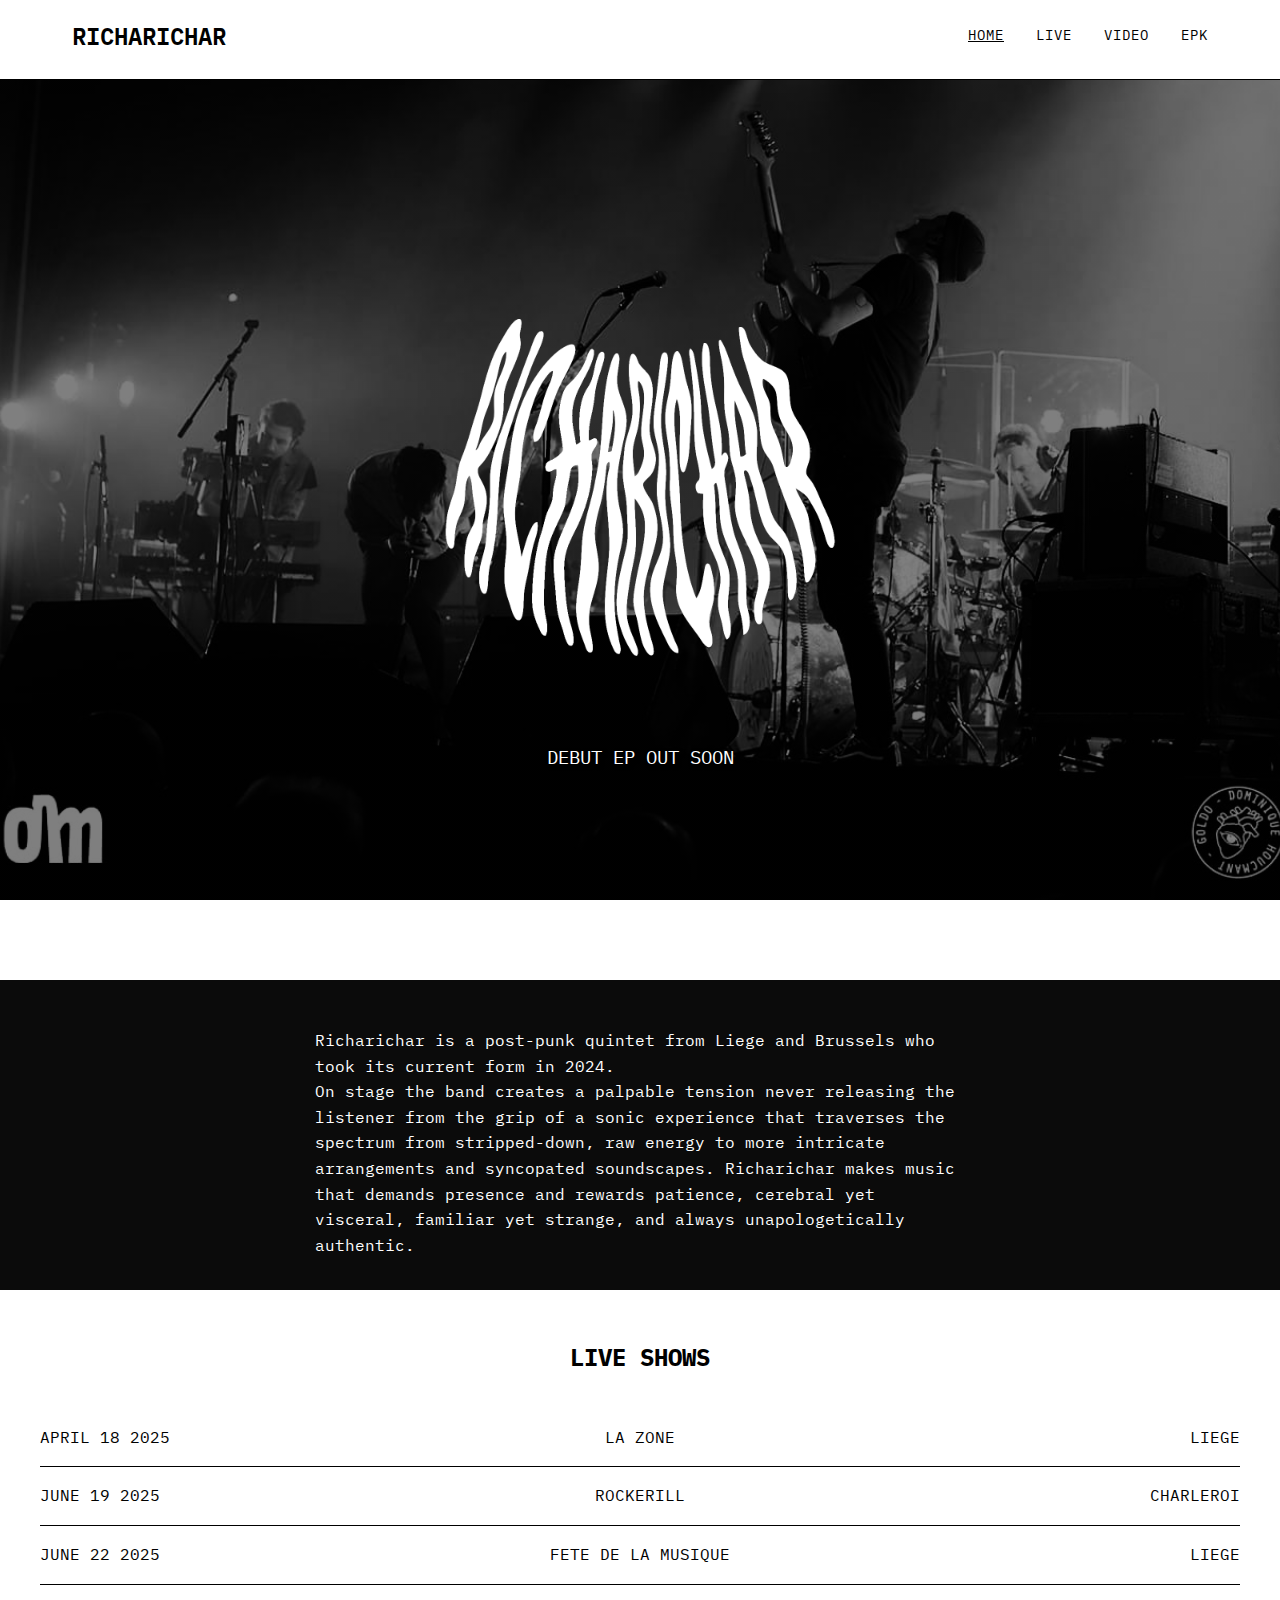
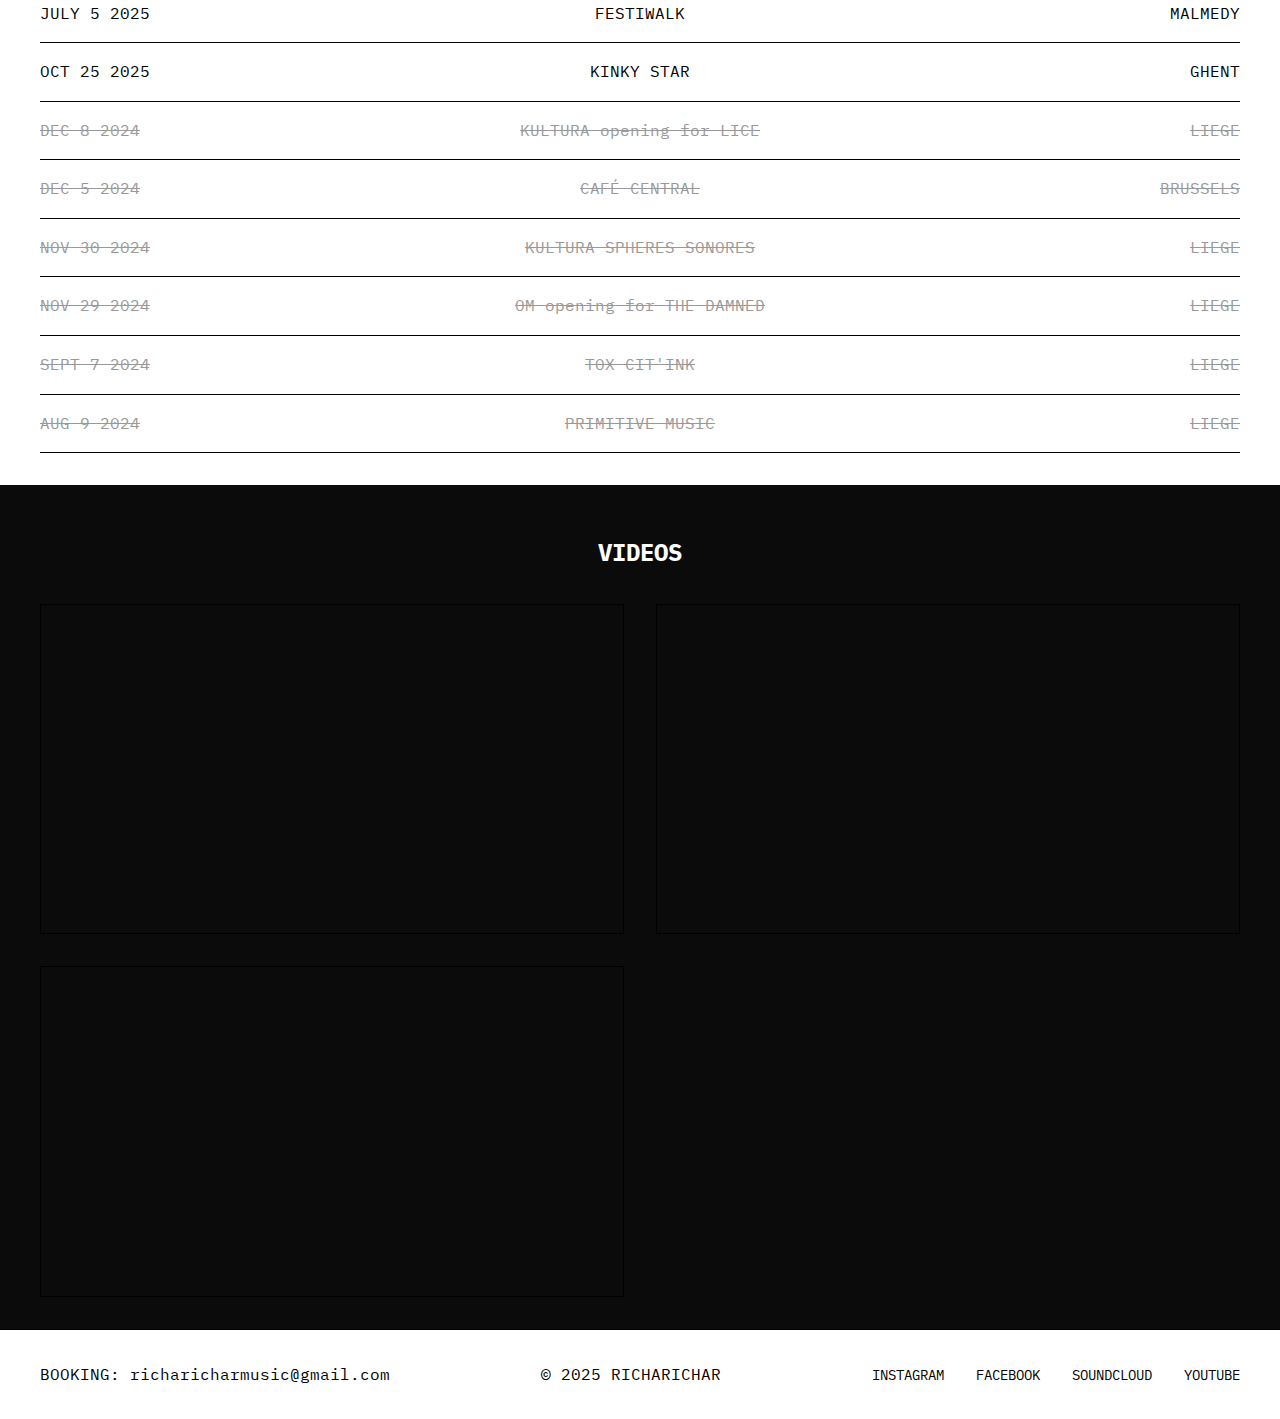
<file: index.html>
<!DOCTYPE html>
<html lang="en">
  <head>
    <meta charset="UTF-8" />
    <meta name="viewport" content="width=device-width, initial-scale=1.0" />
    <title>RICHARICHAR</title>
    <meta
      name="description"
      content="RICHARICHAR is a post-punk quintet from Liège and Brussels. Check out tour dates, videos, and the upcoming debut EP from this authentic Belgian band."
    />
    <meta
      name="keywords"
      content="RICHARICHAR, post-punk, Belgian band, Liège, Brussels, live music, indie music"
    />
    <meta name="author" content="RICHARICHAR" />

    <!-- Open Graph / Facebook -->
    <meta property="og:type" content="website" />
    <meta property="og:url" content="https://richarichar.com/" />
    <meta
      property="og:title"
      content="RICHARICHAR - Post-Punk Band from Liège & Brussels"
    />
    <meta
      property="og:description"
      content="RICHARICHAR is a post-punk quintet from Liège and Brussels. Check out tour dates, videos, and the upcoming debut EP from this authentic Belgian band."
    />
    <meta
      property="og:image"
      content="https://richarichar.com/images/richarichar-band.jpg"
    />

    <!-- Twitter -->
    <meta property="twitter:card" content="summary_large_image" />
    <meta property="twitter:url" content="https://richarichar.com/" />
    <meta
      property="twitter:title"
      content="RICHARICHAR - Post-Punk Band from Liège & Brussels"
    />
    <meta
      property="twitter:description"
      content="RICHARICHAR is a post-punk quintet from Liège and Brussels. Check out tour dates, videos, and the upcoming debut EP from this authentic Belgian band."
    />
    <meta
      property="twitter:image"
      content="https://richarichar.com/images/richarichar-band.jpg"
    />

    <!-- Canonical URL -->
    <link rel="canonical" href="https://richarichar.com/" />

    <!-- Favicon -->
    <link
      rel="apple-touch-icon"
      sizes="180x180"
      href="icons/apple-touch-icon.png"
    />
    <link
      rel="icon"
      type="image/png"
      sizes="32x32"
      href="icons/favicon-32x32.png"
    />
    <link
      rel="icon"
      type="image/png"
      sizes="16x16"
      href="icons/favicon-16x16.png"
    />
    <link rel="icon" type="image/x-icon" href="icons/favicon.ico" />
    <meta name="msapplication-TileColor" content="#ffffff" />
    <meta name="theme-color" content="#ffffff" />

    <link rel="stylesheet" href="styles.css" />
    <link
      rel="stylesheet"
      href="https://fonts.googleapis.com/css2?family=IBM+Plex+Mono:wght@400;600&display=swap"
    />
  </head>
  <body>
    <nav>
      <div class="nav-container">
        <div class="logo">RICHARICHAR</div>
        <ul class="nav-links">
          <li><a href="#home" class="active">HOME</a></li>
          <li><a href="#live">LIVE</a></li>
          <li><a href="#video">VIDEO</a></li>
          <!-- <li><a href="#shop">SHOP</a></li> -->
          <li><a href="epk.html">EPK</a></li>
        </ul>
      </div>
    </nav>

    <main>
      <section id="home" class="section">
        <div class="content">
          <img src="images/logo.png" alt="RICHARICHAR" class="home-logo" />
          <p class="tagline">DEBUT EP OUT SOON</p>
          <!-- <div class="cta-button">LISTEN NOW</div>  -->
        </div>
      </section>

      <section id="bio" class="section odd">
        <div class="content">
          <p>
            Richarichar is a post-punk quintet from Liege and Brussels who took
            its current form in 2024.
          </p>
          <p>
            On stage the band creates a palpable tension never releasing the
            listener from the grip of a sonic experience that traverses the
            spectrum from stripped-down, raw energy to more intricate
            arrangements and syncopated soundscapes. Richarichar makes music
            that demands presence and rewards patience, cerebral yet visceral,
            familiar yet strange, and always unapologetically authentic.
          </p>
        </div>
      </section>

      <section id="live" class="section">
        <div class="content">
          <h2>LIVE SHOWS</h2>
          <div class="tour-dates">
            <div class="tour-date">
              <span class="date">APRIL 18 2025</span>
              <span class="venue">LA ZONE</span>
              <span class="location">LIEGE</span>
            </div>
            <div class="tour-date">
              <span class="date">JUNE 19 2025</span>
              <span class="venue">ROCKERILL</span>
              <span class="location">CHARLEROI</span>
            </div>
            <div class="tour-date">
              <span class="date">JUNE 22 2025</span>
              <span class="venue">FETE DE LA MUSIQUE</span>
              <span class="location">LIEGE</span>
            </div>
            <div class="tour-date">
              <span class="date">JULY 5 2025</span>
              <span class="venue">FESTIWALK</span>
              <span class="location">MALMEDY</span>
            </div>
            <div class="tour-date">
              <span class="date">OCT 25 2025</span>
              <span class="venue">KINKY STAR</span>
              <span class="location">GHENT</span>
            </div>

            <div class="tour-date past">
              <span class="date">DEC 8 2024</span>
              <span class="venue">KULTURA opening for LICE</span>
              <span class="location">LIEGE</span>
            </div>
            <div class="tour-date past">
              <span class="date">DEC 5 2024</span>
              <span class="venue">CAFÉ CENTRAL</span>
              <span class="location">BRUSSELS</span>
            </div>
            <div class="tour-date past">
              <span class="date">NOV 30 2024</span>
              <span class="venue">KULTURA SPHERES SONORES</span>
              <span class="location">LIEGE</span>
            </div>
            <div class="tour-date past">
              <span class="date">NOV 29 2024</span>
              <span class="venue">OM opening for THE DAMNED</span>
              <span class="location">LIEGE</span>
            </div>
            <div class="tour-date past">
              <span class="date">SEPT 7 2024</span>
              <span class="venue">TOX CIT'INK</span>
              <span class="location">LIEGE</span>
            </div>
            <div class="tour-date past">
              <span class="date">AUG 9 2024</span>
              <span class="venue">PRIMITIVE MUSIC</span>
              <span class="location">LIEGE</span>
            </div>
          </div>
        </div>
      </section>

      <section id="video" class="section odd">
        <div class="content">
          <h2>VIDEOS</h2>
          <div class="video-grid">
            <div class="video-item">
              <iframe
                src="https://www.youtube.com/embed/2pquNGFZ4o0"
                title="RICHARICHAR Video 2"
                frameborder="0"
                allow="accelerometer; autoplay; clipboard-write; encrypted-media; gyroscope; picture-in-picture"
                allowfullscreen
              ></iframe>
            </div>
            <div class="video-item">
              <iframe
                src="https://www.youtube.com/embed/moYaylybMcc"
                title="RICHARICHAR Video 1"
                frameborder="0"
                allow="accelerometer; autoplay; clipboard-write; encrypted-media; gyroscope; picture-in-picture"
                allowfullscreen
              ></iframe>
            </div>
            <div class="video-item">
              <iframe
                src="https://www.youtube.com/embed/s_ZRk_H5N10"
                title="RICHARICHAR Video 3"
                frameborder="0"
                allow="accelerometer; autoplay; clipboard-write; encrypted-media; gyroscope; picture-in-picture"
                allowfullscreen
              ></iframe>
            </div>
          </div>
        </div>
      </section>

      <!-- <section id="shop" class="section">
        <div class="content">
          <h2>SHOP</h2>
          <div class="shop-grid">
            <div class="shop-item">
              <div class="item-image">ALBUM COVER</div>
              <div class="item-title">ALBUM NAME</div>
              <div class="item-price">20€</div>
            </div>
            <div class="shop-item">
              <div class="item-image">T-SHIRT</div>
              <div class="item-title">T-SHIRT</div>
              <div class="item-price">25€</div>
            </div>
          </div>
        </div>
      </section> -->
    </main>

    <footer>
      <div class="footer-content">
        <p>BOOKING: richaricharmusic@gmail.com</p>
        <p>© 2025 RICHARICHAR</p>
        <div class="social-links">
          <a href="https://www.instagram.com/richaricharmusic">INSTAGRAM</a>
          <a href="https://www.facebook.com/richaricharmusic/">FACEBOOK</a>
          <a href="https://soundcloud.com/richarichar">SOUNDCLOUD</a>
          <a href="https://www.youtube.com/@richaricharmusic">YOUTUBE</a>
        </div>
      </div>
    </footer>

    <script src="script.js"></script>
  </body>
</html>
</file>
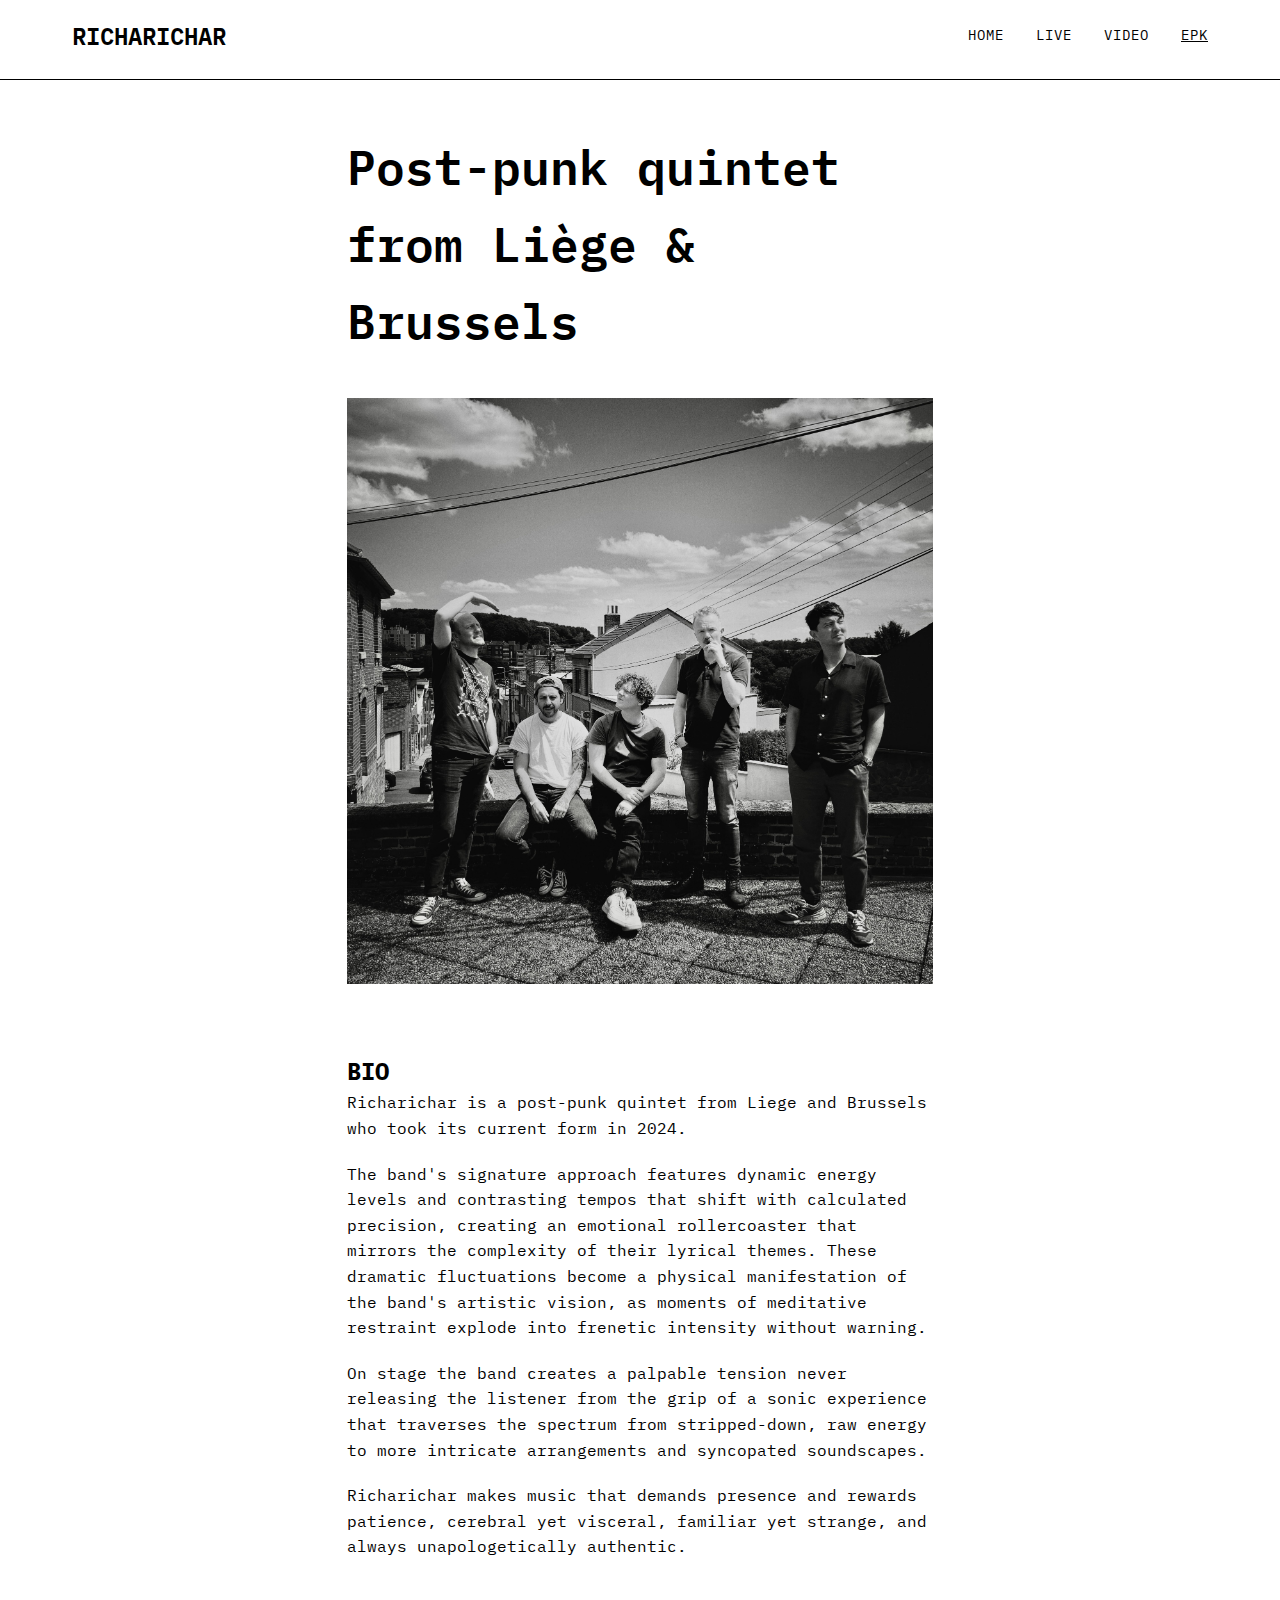
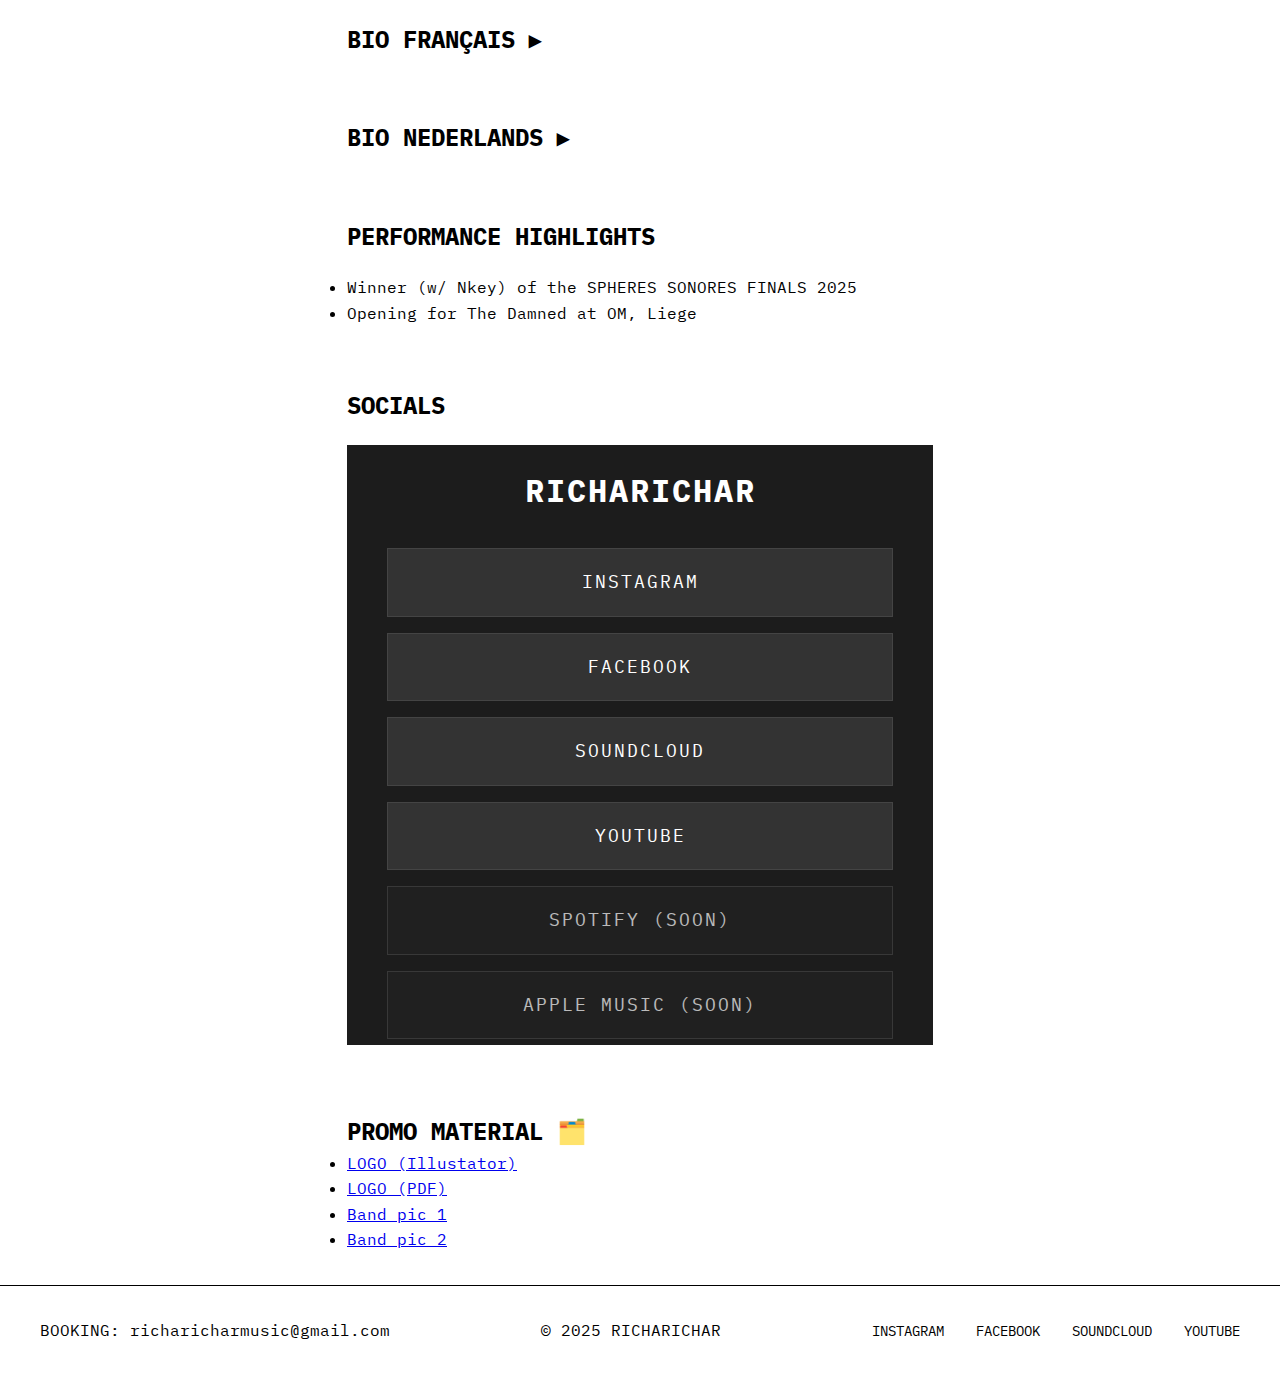
<file: epk.html>
<!DOCTYPE html>
<html lang="en">
  <head>
    <meta charset="UTF-8" />
    <meta name="viewport" content="width=device-width, initial-scale=1.0" />
    <title>
      RICHARICHAR - Electronic Press Kit | Post-Punk Band from Belgium
    </title>
    <meta
      name="description"
      content="Electronic Press Kit for RICHARICHAR, a post-punk quintet from Liège and Brussels. Biography, performance highlights, and press materials."
    />
    <meta
      name="keywords"
      content="RICHARICHAR, electronic press kit, EPK, post-punk, Belgian band, Liège, Brussels, indie music"
    />
    <meta name="author" content="RICHARICHAR" />

    <!-- Open Graph / Facebook -->
    <meta property="og:type" content="website" />
    <meta property="og:url" content="https://richarichar.com/epk.html" />
    <meta
      property="og:title"
      content="RICHARICHAR - Electronic Press Kit | Post-Punk Band from Belgium"
    />
    <meta
      property="og:description"
      content="Electronic Press Kit for RICHARICHAR, a post-punk quintet from Liège and Brussels. Biography, performance highlights, and press materials."
    />
    <meta
      property="og:image"
      content="https://richarichar.com/epk/RICHARICHAR-BAND 01.jpg"
    />

    <!-- Twitter -->
    <meta property="twitter:card" content="summary_large_image" />
    <meta property="twitter:url" content="https://richarichar.com/epk.html" />
    <meta
      property="twitter:title"
      content="RICHARICHAR - Electronic Press Kit | Post-Punk Band from Belgium"
    />
    <meta
      property="twitter:description"
      content="Electronic Press Kit for RICHARICHAR, a post-punk quintet from Liège and Brussels. Biography, performance highlights, and press materials."
    />
    <meta
      property="twitter:image"
      content="https://richarichar.com/epk/RICHARICHAR-BAND 01.jpg"
    />

    <!-- Canonical URL -->
    <link rel="canonical" href="https://richarichar.com/epk.html" />

    <link rel="stylesheet" href="styles.css" />
    <link
      rel="stylesheet"
      href="https://fonts.googleapis.com/css2?family=IBM+Plex+Mono:wght@400;600&display=swap"
    />
  </head>
  <body>
    <nav>
      <div class="nav-container">
        <div class="logo">RICHARICHAR</div>
        <ul class="nav-links">
          <li><a href="index.html#home">HOME</a></li>
          <li><a href="index.html#live">LIVE</a></li>
          <li><a href="index.html#video">VIDEO</a></li>
          <li><a href="epk.html" class="active">EPK</a></li>
        </ul>
      </div>
    </nav>

    <main>
      <section id="epk" class="section">
        <div class="content">
          <h1>Post-punk quintet from Liège & Brussels</h1>

          <div class="epk-image">
            <img
              src="./epk/RICHARICHAR-BAND 01.jpg"
              alt="RICHARICHAR band"
              style="max-width: 100%; width: 650px; height: auto"
            />
          </div>

          <div class="biography">
            <h2>BIO</h2>
            <p>
              Richarichar is a post-punk quintet from Liege and Brussels who
              took its current form in 2024.
            </p>
            <p>
              The band's signature approach features dynamic energy levels and
              contrasting tempos that shift with calculated precision, creating
              an emotional rollercoaster that mirrors the complexity of their
              lyrical themes. These dramatic fluctuations become a physical
              manifestation of the band's artistic vision, as moments of
              meditative restraint explode into frenetic intensity without
              warning.
            </p>
            <p>
              On stage the band creates a palpable tension never releasing the
              listener from the grip of a sonic experience that traverses the
              spectrum from stripped-down, raw energy to more intricate
              arrangements and syncopated soundscapes.
            </p>
            <p>
              Richarichar makes music that demands presence and rewards
              patience, cerebral yet visceral, familiar yet strange, and always
              unapologetically authentic.
            </p>
          </div>

          <div class="biography">
            <h2 class="bio-toggle">
              BIO FRANÇAIS <span class="toggle-icon">▸</span>
            </h2>
            <div class="bio-content" style="display: none">
              <p>
                Richarichar est un quintette post-punk originaire de Liège et de
                Bruxelles formé début 2024.
              </p>
              <p>
                Le groupe développe une approche singulière faite de variations
                d'intensité et de contrastes rythmiques qui changent avec une
                précision millimétrée. Ces variations sculptent de véritables
                montagnes russes émotionnelles, reflets fidèles de la complexité
                de leurs textes. Ces fluctuations dramatiques deviennent
                l'expression physique de la vision artistique de Richarichar, où
                des moments de retenue contemplative explosent en une soudaine
                intensité frénétique.
              </p>
              <p>
                Sur scène, les 5 musiciens installent une tension palpable,
                maintenant l'auditeur sous leur emprise. Une expérience sonore
                dont le spectre passe de l'énergie brute et dépouillée à des
                arrangements plus complexes et des paysages sonores syncopés.
              </p>
              <p>
                Richarichar fait une musique qui exige de la présence et
                récompense la patience ; à la fois cérébrale et viscérale,
                familière mais étrange, et toujours authentique et sans
                compromis.
              </p>
            </div>
          </div>

          <div class="biography">
            <h2 class="bio-toggle">
              BIO NEDERLANDS <span class="toggle-icon">▸</span>
            </h2>
            <div class="bio-content" style="display: none">
              <p>
                Richarichar is een postpunkkwintet uit Luik en Brussel dat zijn
                huidige vorm aannam in 2024.
              </p>
              <p>
                De kenmerkende aanpak van de band kenmerkt zich door dynamische
                energieniveaus en contrasterende tempo's die met berekende
                precisie verschuiven, waardoor een emotionele achtbaan ontstaat
                die de complexiteit van hun lyrische thema's weerspiegelt. Deze
                dramatische schommelingen worden een fysieke manifestatie van de
                artistieke visie van de band, als momenten van meditatieve
                terughoudendheid zonder waarschuwing exploderen in een razende
                intensiteit.
              </p>
              <p>
                Op het podium creëert de band een voelbare spanning die de
                luisteraar nooit bevrijdt uit de greep van een sonische ervaring
                die het spectrum doorkruist van gestripte, rauwe energie tot
                meer ingewikkelde arrangementen en gesyncopeerde soundscapes.
              </p>
              <p>
                Richarichar maakt muziek die aanwezigheid vereist en geduld
                beloont, cerebraal maar visceraal, vertrouwd maar vreemd, en
                altijd onverbloemd authentiek.
              </p>
            </div>
          </div>

          <div class="highlights">
            <h2>PERFORMANCE HIGHLIGHTS</h2>
            <ul>
              <li>Winner (w/ Nkey) of the SPHERES SONORES FINALS 2025</li>
              <li>Opening for The Damned at OM, Liege</li>
            </ul>
          </div>

          <div class="socials">
            <h2>SOCIALS</h2>
            <div class="iframe-container">
              <iframe
                src="l.html"
                width="100%"
                height="600px"
                frameborder="0"
              ></iframe>
            </div>
          </div>
          <div class="resources">
            <h2>PROMO MATERIAL 🗂️</h2>

            <ul>
              <li>
                <a
                  class="link"
                  target="_blank"
                  rel="noopener"
                  href="epk/RICHAR_LOGO_A4.ai"
                  >LOGO (Illustator)</a
                >
              </li>
              <li>
                <a
                  class="link"
                  target="_blank"
                  rel="noopener"
                  href="epk/RICHAR_LOGO_A4.pdf"
                  >LOGO (PDF)</a
                >
              </li>
              <li>
                <a
                  class="link"
                  target="_blank"
                  rel="noopener"
                  href="epk/RICHARICHAR-BAND 01.jpg"
                  >Band pic 1</a
                >
              </li>
              <li>
                <a
                  class="link"
                  target="_blank"
                  rel="noopener"
                  href="epk/RICHARICHAR-BAND 02.jpg"
                  >Band pic 2</a
                >
              </li>
            </ul>
          </div>
        </div>
      </section>
    </main>

    <footer>
      <div class="footer-content">
        <p>BOOKING: richaricharmusic@gmail.com</p>
        <p>© 2025 RICHARICHAR</p>
        <div class="social-links">
          <a href="https://www.instagram.com/richaricharmusic">INSTAGRAM</a>
          <a href="https://www.facebook.com/richaricharmusic/">FACEBOOK</a>
          <a href="https://soundcloud.com/richarichar">SOUNDCLOUD</a>
          <a href="https://www.youtube.com/@richaricharmusic">YOUTUBE</a>
        </div>
      </div>
    </footer>

    <script src="script.js"></script>
  </body>
</html>
</file>
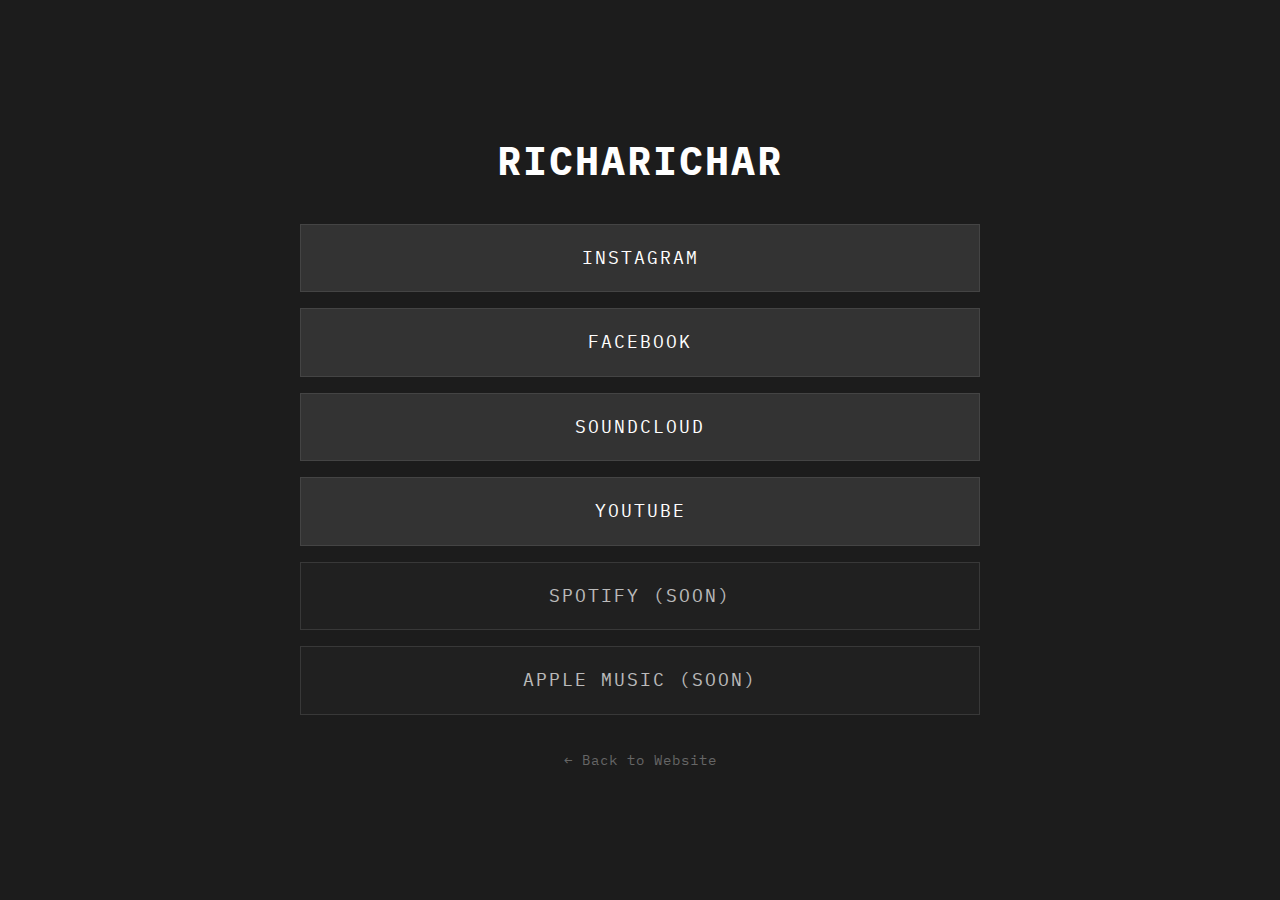
<file: l.html>
<!DOCTYPE html>
<html lang="en">
  <head>
    <meta charset="UTF-8" />
    <meta name="viewport" content="width=device-width, initial-scale=1.0" />
    <title>RICHARICHAR Links</title>
    <link
      rel="stylesheet"
      href="https://fonts.googleapis.com/css2?family=IBM+Plex+Mono:wght@400;600&display=swap"
    />
    <style>
      * {
        margin: 0;
        padding: 0;
        box-sizing: border-box;
      }

      body {
        font-family: "IBM Plex Mono", monospace;
        background-color: #1c1c1c;
        color: #fff;
        line-height: 1.6;
        padding: 20px;
        min-height: 100vh;
        display: flex;
        flex-direction: column;
        align-items: center;
        justify-content: center;
      }

      .container {
        max-width: 680px;
        width: 100%;
        margin: 0 auto;
        text-align: center;
      }

      .profile {
        margin-bottom: 2rem;
      }

      .profile h1 {
        font-size: 2.5rem;
        margin-bottom: 0.5rem;
        letter-spacing: 2px;
      }

      .links {
        display: flex;
        flex-direction: column;
        gap: 1rem;
        margin-bottom: 2rem;
        width: 100%;
      }

      .link {
        background-color: #333;
        color: #fff;
        padding: 1.2rem;
        text-decoration: none;
        border: 1px solid #444;
        transition: all 0.3s ease;
        font-size: 1.1rem;
        text-transform: uppercase;
        letter-spacing: 2px;
        width: 100%;
        display: inline-block;
      }

      .link:hover {
        background-color: #444;
        transform: translateY(-2px);
      }

      .link.soon {
        background-color: #222;
        cursor: not-allowed;
        opacity: 0.7;
      }

      .link.soon:hover {
        transform: none;
      }

      .website-link {
        margin-top: 2rem;
        color: #666;
        text-decoration: none;
        font-size: 0.9rem;
        letter-spacing: 1px;
        transition: all 0.3s ease;
      }

      .website-link:hover {
        color: #fff;
      }

      @media (max-width: 768px) {
        .container {
          padding: 0 20px;
        }

        .profile h1 {
          font-size: 2rem;
        }
      }
    </style>
  </head>
  <body>
    <div class="container">
      <div class="profile">
        <h1>RICHARICHAR</h1>
      </div>

      <div class="links">
        <a
          href="https://www.instagram.com/richaricharmusic"
          class="link"
          target="_blank"
          rel="noopener"
        >
          Instagram
        </a>
        <a
          href="https://www.facebook.com/richaricharmusic/"
          class="link"
          target="_blank"
          rel="noopener"
        >
          Facebook
        </a>
        <a
          href="https://soundcloud.com/richarichar"
          class="link"
          target="_blank"
          rel="noopener"
        >
          Soundcloud
        </a>
        <a
          href="https://www.youtube.com/@richaricharmusic"
          class="link"
          target="_blank"
          rel="noopener"
          >YOUTUBE</a
        >
        <div class="link soon">Spotify (Soon)</div>
        <div class="link soon">Apple Music (Soon)</div>
      </div>

      <a href="/" class="website-link">← Back to Website</a>
    </div>
  </body>
</html>
</file>
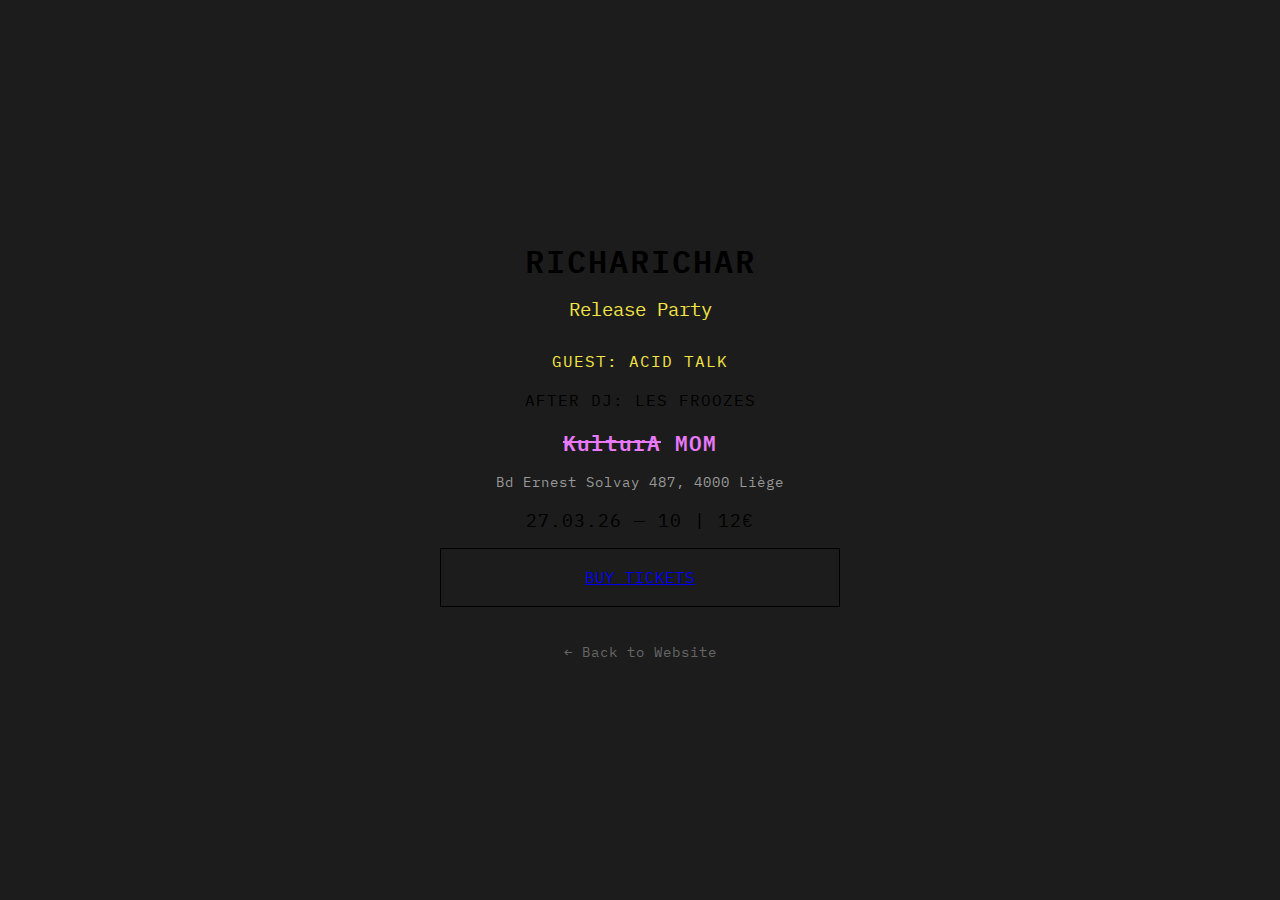
<file: paraphernalia-release-party.html>
<!DOCTYPE html>
<html lang="en">
  <head>
    <meta charset="UTF-8" />
    <meta name="viewport" content="width=device-width, initial-scale=1.0" />
    <title>RICHARICHAR - Paraphernalia Release Party</title>
    <meta
      name="description"
      content="RICHARICHAR Paraphernalia Release Party - 27.03.26 at MOM with guest ACID TALK and After DJ LES FROOZES"
    />
    <link rel="stylesheet" href="styles.css" />
    <link
      rel="stylesheet"
      href="https://fonts.googleapis.com/css2?family=IBM+Plex+Mono:wght@400;600&display=swap"
    />
    <style>
      .release-page {
        min-height: 100vh;
        display: flex;
        flex-direction: column;
        align-items: center;
        justify-content: center;
        padding: 40px 20px;
        background-color: #1c1c1c;
      }

      .release-container {
        max-width: 400px;
        width: 100%;
        text-align: center;
      }

      .flyer-image {
        width: 100%;
        height: auto;
        margin-bottom: 2rem;
        border: 1px solid #333;
      }

      .event-details {
        margin-bottom: 2rem;
      }

      .event-details h1 {
        font-size: 2rem;
        margin-bottom: 0.5rem;
        letter-spacing: 2px;
      }

      .event-details .subtitle {
        color: #f5e646;
        font-size: 1.2rem;
        margin-bottom: 1.5rem;
      }

      .event-info {
        display: flex;
        flex-direction: column;
        gap: 0.8rem;
        margin-bottom: 1.5rem;
      }

      .event-info p {
        margin: 0;
        font-size: 1rem;
        letter-spacing: 1px;
      }

      .event-info .guest {
        color: #f5e646;
      }

      .event-info .venue {
        font-size: 1.3rem;
        font-weight: 600;
        color: #e879f9;
      }

      .event-info .address {
        font-size: 0.85rem;
        color: #999;
      }

      .event-info .date-price {
        font-size: 1.1rem;
      }

      .event-info .presale {
        margin-top: 1rem;
        color: #f5e646;
        font-weight: 600;
        letter-spacing: 2px;
      }

      .back-link {
        color: #666;
        text-decoration: none;
        font-size: 0.9rem;
        letter-spacing: 1px;
        transition: color 0.3s ease;
      }

      .back-link:hover {
        color: #fff;
      }

      @media (max-width: 768px) {
        .event-details h1 {
          font-size: 1.5rem;
        }

        .flyer-image {
          max-width: 100%;
        }
      }
    </style>
  </head>
  <body>
    <div class="release-page">
      <div class="release-container">

        <div class="event-details">
          <h1>RICHARICHAR</h1>
          <p class="subtitle">Release Party</p>

          <div class="event-info">
            <p class="guest">GUEST: ACID TALK</p>
            <p>AFTER DJ: LES FROOZES</p>
            <p class="venue"><s>KulturA</s> MOM</p>
            <p class="address">Bd Ernest Solvay 487, 4000 Liège</p>
            <p class="date-price">27.03.26 — 10 | 12€</p>
            <a
              href="https://my.weezevent.com/richarichar-release-party"
              target="_blank"
              rel="noopener noreferrer"
              class="cta-button"
            >BUY TICKETS</a>
          </div>
        </div>

        <a href="/" class="back-link">← Back to Website</a>
      </div>
    </div>
  </body>
</html>
</file>
<file: styles.css>
/* Reset and base styles */
* {
  margin: 0;
  padding: 0;
  box-sizing: border-box;
}

:root {
  --nav-height: 80px; /* Set a consistent nav height */
}

body {
  font-family: "IBM Plex Mono", monospace;
  line-height: 1.6;
  color: #000;
  background-color: #fff;
}

/* Navigation */
nav {
  position: fixed;
  top: 0;
  width: 100%;
  background-color: #fff;
  z-index: 1000;
  border-bottom: 1px solid #000;
  min-height: var(--nav-height); /* Use the nav height variable */
}

.nav-container {
  max-width: 1200px;
  margin: 0 auto;
  padding: 1rem 2rem;
  display: flex;
  justify-content: space-between;
  align-items: center;
}

.logo {
  font-weight: 600;
  font-size: 1.5rem;
}

.nav-links {
  display: flex;
  list-style: none;
  gap: 2rem;
}

.nav-links a {
  text-decoration: none;
  color: #000;
  font-size: 0.9rem;
  text-transform: uppercase;
  letter-spacing: 1px;
}

.nav-links a:hover,
.nav-links a.active {
  text-decoration: underline;
}

/* Main element styling - use the same CSS variable for padding */
main {
  padding-top: var(--nav-height);
}

/* Sections */
.section {
  padding: 3rem 2rem 2rem;
  display: flex;
  align-items: center;
  justify-content: center;
}

#epk {
  max-width: 650px;
  margin: 0 auto;
}

.odd {
  background: #0b0b0b;
}

.odd h2 {
  color: #fff;
}

.odd .content {
  color: #fff;
}

#bio .content {
  max-width: 650px;
  text-align: left;
}

.content {
  max-width: 1200px;
  width: 100%;
  text-align: center;
}

#epk .content {
  text-align: left;
}

/* Home section */
#home {
  background: linear-gradient(rgba(0, 0, 0, 0.5), rgba(0, 0, 0, 0.5)),
    url("./images/background2.jpg");
  background-size: cover;
  background-position: center;
  background-repeat: no-repeat;
  color: #fff;
  min-height: 100vh;
}

.home-logo {
  max-width: 400px;
  height: auto;
  margin-bottom: 2rem;
  filter: brightness(0) invert(1); /* This makes the logo white */
}

@media (min-width: 769px) {
  #home {
    background-attachment: fixed;
  }
}

@media (max-width: 768px) {
  .home-logo {
    max-width: 300px;
  }
}

#home h1,
#home .tagline,
#home .bio,
#home .cta-button {
  color: #fff;
  text-shadow: 2px 2px 4px rgba(0, 0, 0, 0.5);
}

#home .bio {
  background-color: rgba(0, 0, 0, 0.3);
  padding: 2rem;
  border-radius: 4px;
}

#home .cta-button {
  border-color: #fff;
}

#home .cta-button:hover {
  background-color: #fff;
  color: #000;
}

h1 {
  font-size: 3rem;
  margin-bottom: 1rem;
  font-weight: 600;
}

.tagline {
  font-size: 1.2rem;
  margin-bottom: 2rem;
}

.bio {
  max-width: 800px;
  margin: 0 auto 2rem;
  text-align: left;
  font-size: 1rem;
  line-height: 1.8;
}

.bio p {
  margin-bottom: 1rem;
}

.bio-toggle {
  cursor: pointer;
}

.cta-button {
  display: inline-block;
  padding: 1rem 2rem;
  border: 1px solid #000;
  cursor: pointer;
  transition: all 0.3s ease;
}

.cta-button:hover {
  background-color: #000;
  color: #fff;
}

/* Live section */
.tour-dates {
  margin-top: 2rem;
}

.tour-date {
  display: grid;
  grid-template-columns: 1fr 2fr 1fr; /* Define consistent column widths */
  gap: 1rem; /* Add spacing between columns */
  padding: 1rem 0;
  border-bottom: 1px solid #000;
  align-items: center; /* Align content vertically */
}

.date {
  text-align: left;
}

.location {
  text-align: right;
}

.tour-date.past {
  color: #999;
  text-decoration: line-through;
}

.tour-date.past span {
  text-decoration: line-through;
}

/* Video section */
.video-grid {
  display: grid;
  grid-template-columns: repeat(auto-fit, minmax(400px, 1fr));
  gap: 2rem;
  margin-top: 2rem;
  width: 100%;
}

.video-item {
  position: relative;
  width: 100%;
  padding-bottom: 56.25%; /* 16:9 Aspect Ratio */
  border: 1px solid #000;
}

.video-item iframe {
  position: absolute;
  top: 0;
  left: 0;
  width: 100%;
  height: 100%;
}

/* Remove old video styles */
.video-container,
.video-placeholder {
  display: none;
}

/* Shop section */
.shop-grid {
  display: grid;
  grid-template-columns: repeat(auto-fit, minmax(250px, 1fr));
  gap: 2rem;
  margin-top: 2rem;
}

.shop-item {
  border: 1px solid #000;
  padding: 1rem;
}

.item-image {
  aspect-ratio: 1;
  background-color: #f8f8f8;
  display: flex;
  align-items: center;
  justify-content: center;
  margin-bottom: 1rem;
}

.item-title {
  margin-bottom: 0.5rem;
}

/* Footer */
footer {
  padding: 2rem;
  border-top: 1px solid #000;
}

.footer-content {
  max-width: 1200px;
  margin: 0 auto;
  display: flex;
  justify-content: space-between;
  align-items: center;
}

.social-links {
  display: flex;
  gap: 2rem;
}

.social-links a {
  text-decoration: none;
  color: #000;
  font-size: 0.9rem;
}

.social-links a:hover {
  text-decoration: underline;
}

/* Responsive design */
@media (max-width: 768px) {
  .nav-container {
    flex-direction: column;
    gap: 1rem;
  }

  .nav-links {
    gap: 1rem;
  }

  h1 {
    font-size: 2rem;
  }

  .footer-content {
    flex-direction: column;
    gap: 1rem;
    text-align: center;
  }

  .social-links {
    justify-content: center;
  }

  .video-grid {
    grid-template-columns: 1fr;
  }

  :root {
    --nav-height: 120px; /* Adjust for mobile where nav takes more height */
  }
}

.biography,
.highlights,
.resources,
.socials {
  margin-top: 60px;
}

.epk-image {
  margin: 40px 0;
}

.biography p {
  margin-bottom: 20px;
}

.highlights ul {
  margin-top: 20px;
}

.iframe-container {
  margin-top: 20px;
}
</file>
